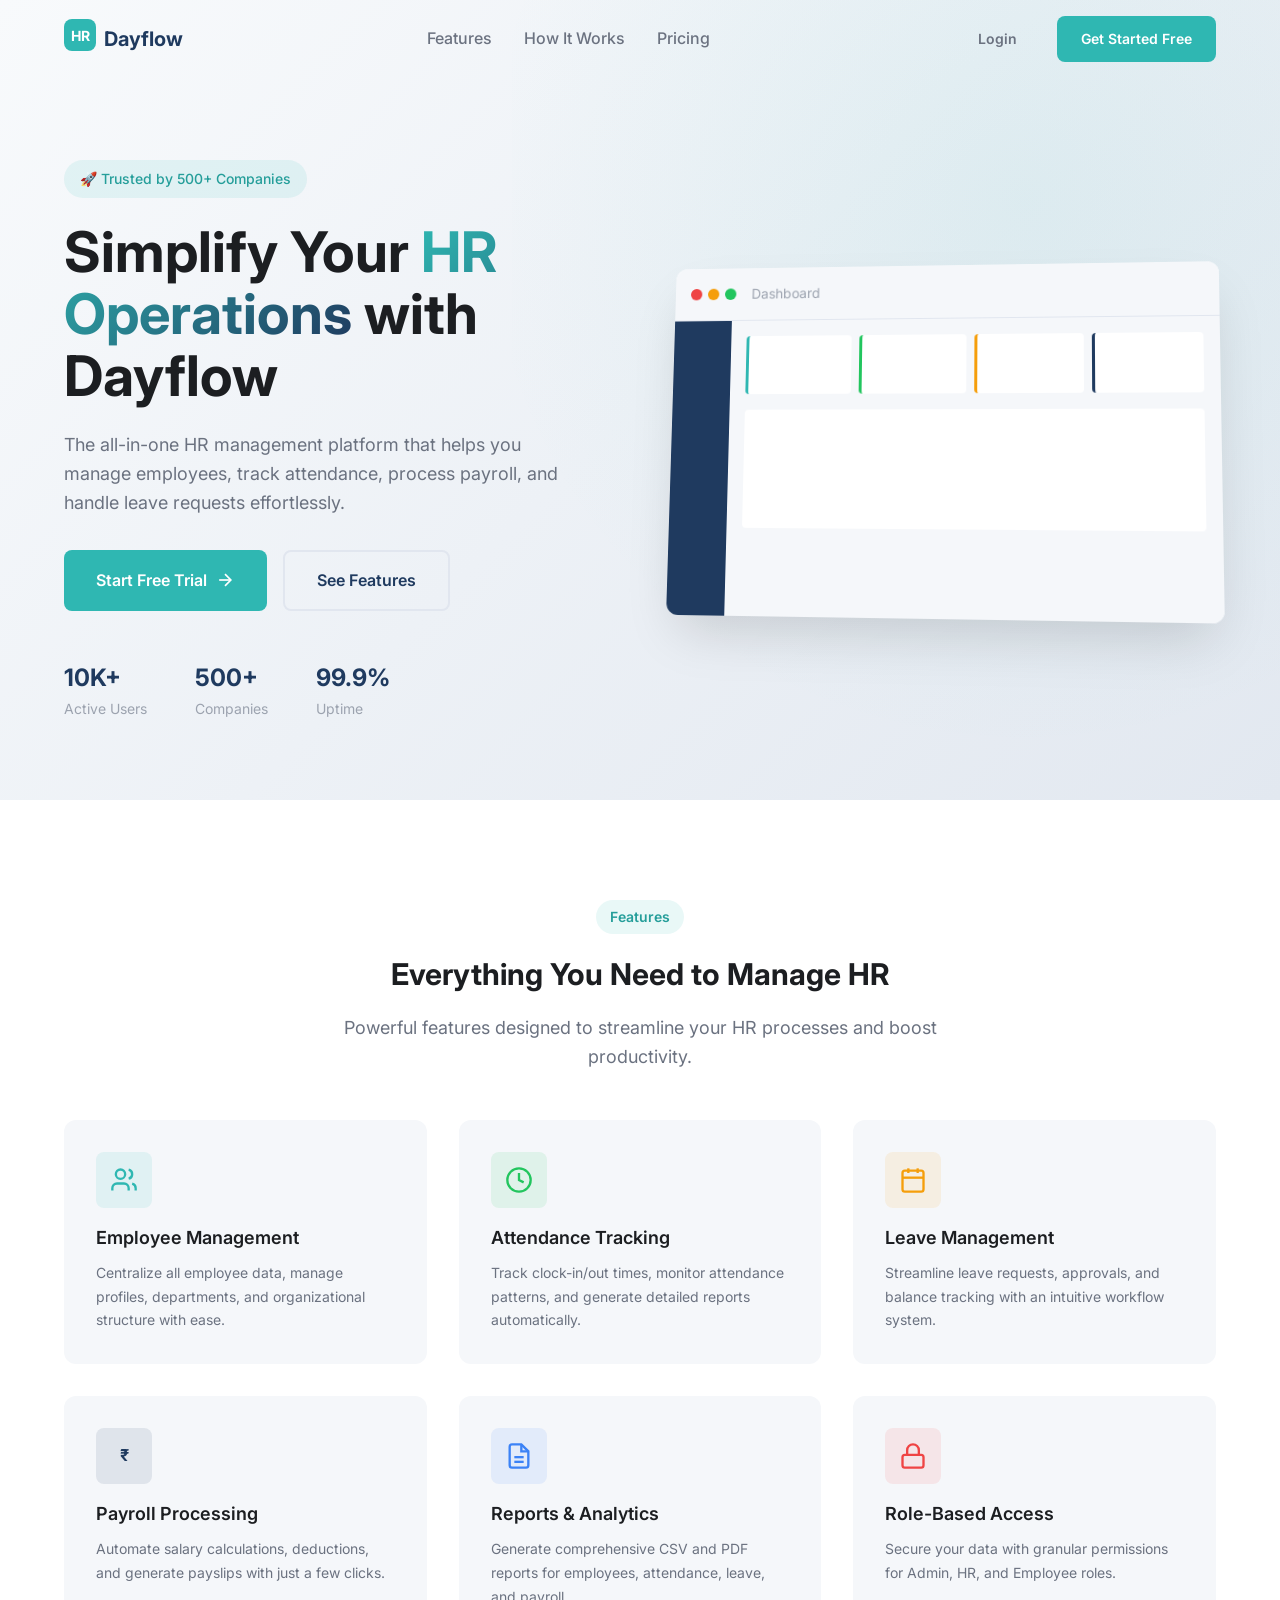
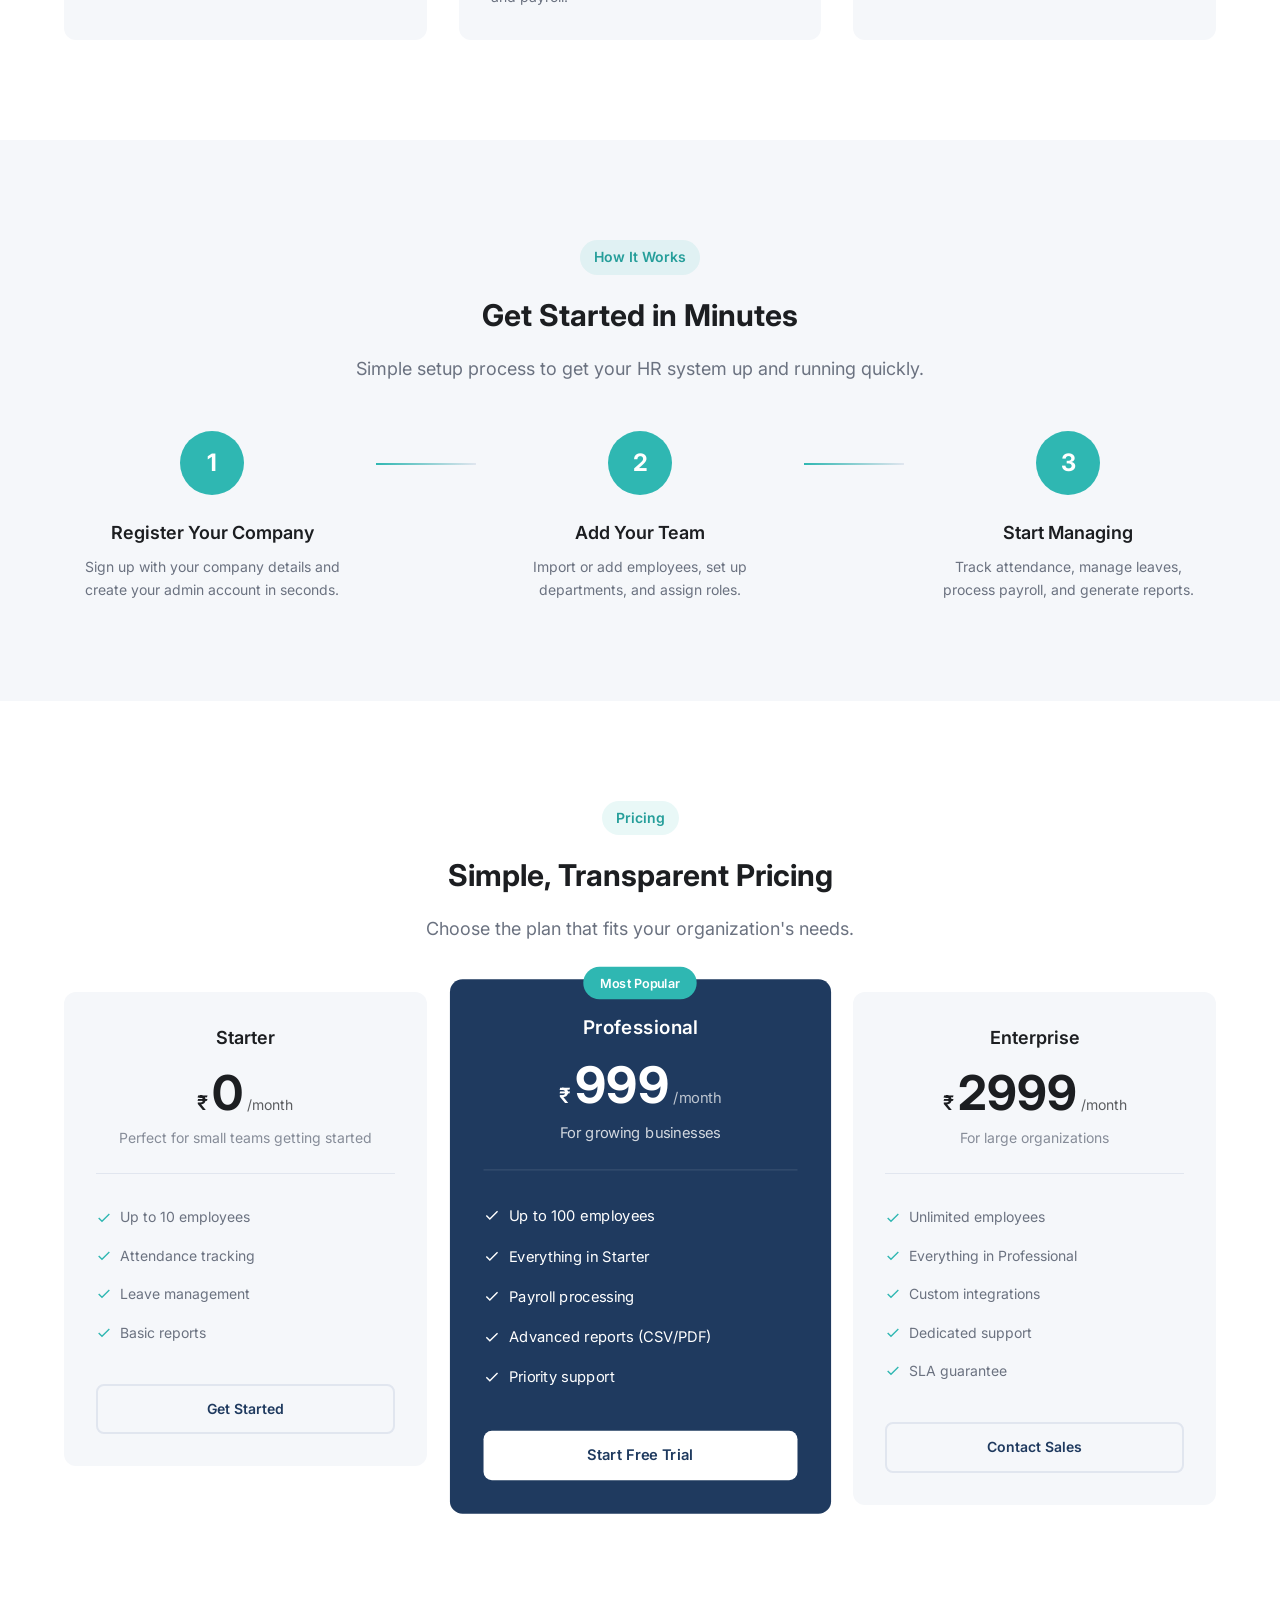
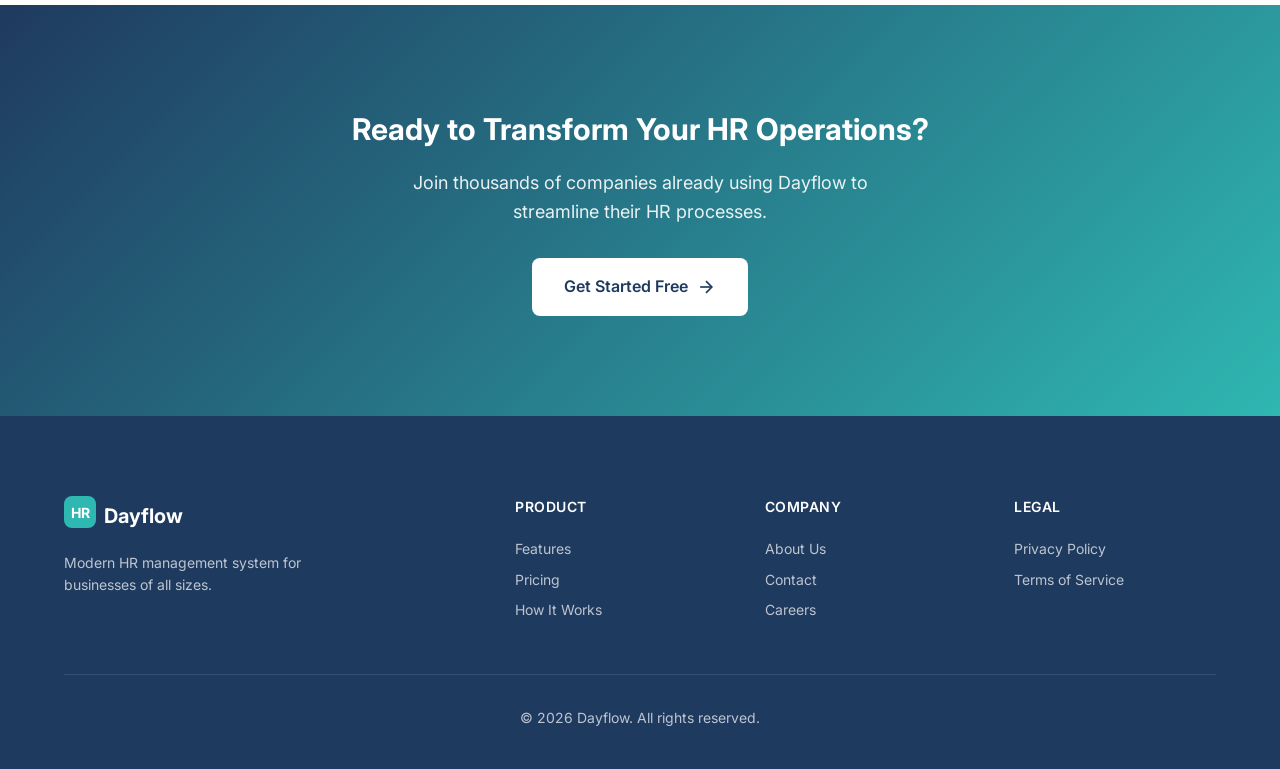
<file: frontend/landing.html>
<!DOCTYPE html>
<html lang="en">
<head>
  <meta charset="UTF-8">
  <meta name="viewport" content="width=device-width, initial-scale=1.0">
  <title>Dayflow - Modern HR Management System</title>
  <meta name="description" content="Streamline your HR operations with Dayflow. Employee management, attendance tracking, leave management, and payroll processing all in one place.">
  <link rel="preconnect" href="https://fonts.googleapis.com">
  <link rel="preconnect" href="https://fonts.gstatic.com" crossorigin>
  <link href="https://fonts.googleapis.com/css2?family=Inter:wght@400;500;600;700;800&display=swap" rel="stylesheet">
  <link rel="stylesheet" href="css/variables.css">
  <link rel="stylesheet" href="css/landing.css">
</head>
<body>
  <!-- Navigation -->
  <nav class="navbar">
    <div class="container navbar-content">
      <a href="#" class="logo">
        <div class="logo-icon">
          <svg width="32" height="32" viewBox="0 0 32 32" fill="currentColor">
            <rect width="32" height="32" rx="8" fill="#2FB7B2"/>
            <text x="16" y="22" text-anchor="middle" fill="white" font-size="14" font-weight="bold">HR</text>
          </svg>
        </div>
        <span class="logo-text">Dayflow</span>
      </a>
      <div class="nav-links">
        <a href="#features">Features</a>
        <a href="#how-it-works">How It Works</a>
        <a href="#pricing">Pricing</a>
      </div>
      <div class="nav-actions">
        <a href="login.html" class="btn btn-ghost">Login</a>
        <a href="signup.html" class="btn btn-primary">Get Started Free</a>
      </div>
      <button class="mobile-menu-btn" id="mobile-menu-btn">
        <svg width="24" height="24" viewBox="0 0 24 24" fill="none" stroke="currentColor" stroke-width="2">
          <line x1="3" y1="12" x2="21" y2="12"></line>
          <line x1="3" y1="6" x2="21" y2="6"></line>
          <line x1="3" y1="18" x2="21" y2="18"></line>
        </svg>
      </button>
    </div>
  </nav>

  <!-- Hero Section -->
  <section class="hero">
    <div class="container">
      <div class="hero-content">
        <div class="hero-badge">🚀 Trusted by 500+ Companies</div>
        <h1 class="hero-title">
          Simplify Your <span class="gradient-text">HR Operations</span> with Dayflow
        </h1>
        <p class="hero-subtitle">
          The all-in-one HR management platform that helps you manage employees, track attendance, 
          process payroll, and handle leave requests effortlessly.
        </p>
        <div class="hero-actions">
          <a href="signup.html" class="btn btn-primary btn-lg">
            Start Free Trial
            <svg width="20" height="20" viewBox="0 0 24 24" fill="none" stroke="currentColor" stroke-width="2">
              <line x1="5" y1="12" x2="19" y2="12"></line>
              <polyline points="12 5 19 12 12 19"></polyline>
            </svg>
          </a>
          <a href="#features" class="btn btn-outline btn-lg">
            See Features
          </a>
        </div>
        <div class="hero-stats">
          <div class="stat">
            <span class="stat-value">10K+</span>
            <span class="stat-label">Active Users</span>
          </div>
          <div class="stat">
            <span class="stat-value">500+</span>
            <span class="stat-label">Companies</span>
          </div>
          <div class="stat">
            <span class="stat-value">99.9%</span>
            <span class="stat-label">Uptime</span>
          </div>
        </div>
      </div>
      <div class="hero-image">
        <div class="dashboard-preview">
          <div class="preview-header">
            <div class="preview-dots">
              <span></span><span></span><span></span>
            </div>
            <span class="preview-title">Dashboard</span>
          </div>
          <div class="preview-content">
            <div class="preview-sidebar"></div>
            <div class="preview-main">
              <div class="preview-cards">
                <div class="preview-card card-1"></div>
                <div class="preview-card card-2"></div>
                <div class="preview-card card-3"></div>
                <div class="preview-card card-4"></div>
              </div>
              <div class="preview-table"></div>
            </div>
          </div>
        </div>
      </div>
    </div>
  </section>

  <!-- Features Section -->
  <section class="features" id="features">
    <div class="container">
      <div class="section-header">
        <span class="section-badge">Features</span>
        <h2 class="section-title">Everything You Need to Manage HR</h2>
        <p class="section-subtitle">Powerful features designed to streamline your HR processes and boost productivity.</p>
      </div>
      <div class="features-grid">
        <div class="feature-card">
          <div class="feature-icon" style="background: rgba(47, 183, 178, 0.1); color: #2FB7B2;">
            <svg width="28" height="28" viewBox="0 0 24 24" fill="none" stroke="currentColor" stroke-width="2">
              <path d="M16 21v-2a4 4 0 0 0-4-4H6a4 4 0 0 0-4 4v2"></path>
              <circle cx="9" cy="7" r="4"></circle>
              <path d="M22 21v-2a4 4 0 0 0-3-3.87"></path>
              <path d="M16 3.13a4 4 0 0 1 0 7.75"></path>
            </svg>
          </div>
          <h3 class="feature-title">Employee Management</h3>
          <p class="feature-desc">Centralize all employee data, manage profiles, departments, and organizational structure with ease.</p>
        </div>
        <div class="feature-card">
          <div class="feature-icon" style="background: rgba(34, 197, 94, 0.1); color: #22C55E;">
            <svg width="28" height="28" viewBox="0 0 24 24" fill="none" stroke="currentColor" stroke-width="2">
              <circle cx="12" cy="12" r="10"></circle>
              <polyline points="12 6 12 12 16 14"></polyline>
            </svg>
          </div>
          <h3 class="feature-title">Attendance Tracking</h3>
          <p class="feature-desc">Track clock-in/out times, monitor attendance patterns, and generate detailed reports automatically.</p>
        </div>
        <div class="feature-card">
          <div class="feature-icon" style="background: rgba(245, 158, 11, 0.1); color: #F59E0B;">
            <svg width="28" height="28" viewBox="0 0 24 24" fill="none" stroke="currentColor" stroke-width="2">
              <rect width="18" height="18" x="3" y="4" rx="2" ry="2"></rect>
              <line x1="16" x2="16" y1="2" y2="6"></line>
              <line x1="8" x2="8" y1="2" y2="6"></line>
              <line x1="3" x2="21" y1="10" y2="10"></line>
            </svg>
          </div>
          <h3 class="feature-title">Leave Management</h3>
          <p class="feature-desc">Streamline leave requests, approvals, and balance tracking with an intuitive workflow system.</p>
        </div>
        <div class="feature-card">
          <div class="feature-icon" style="background: rgba(31, 58, 95, 0.1); color: #1F3A5F;">
            <svg width="28" height="28" viewBox="0 0 24 24" fill="none" stroke="currentColor" stroke-width="2">
              <text x="12" y="16" text-anchor="middle" font-size="14" font-weight="bold" fill="currentColor" stroke="none">₹</text>
            </svg>
          </div>
          <h3 class="feature-title">Payroll Processing</h3>
          <p class="feature-desc">Automate salary calculations, deductions, and generate payslips with just a few clicks.</p>
        </div>
        <div class="feature-card">
          <div class="feature-icon" style="background: rgba(59, 130, 246, 0.1); color: #3B82F6;">
            <svg width="28" height="28" viewBox="0 0 24 24" fill="none" stroke="currentColor" stroke-width="2">
              <path d="M14 2H6a2 2 0 0 0-2 2v16a2 2 0 0 0 2 2h12a2 2 0 0 0 2-2V8z"></path>
              <polyline points="14 2 14 8 20 8"></polyline>
              <line x1="16" x2="8" y1="13" y2="13"></line>
              <line x1="16" x2="8" y1="17" y2="17"></line>
            </svg>
          </div>
          <h3 class="feature-title">Reports & Analytics</h3>
          <p class="feature-desc">Generate comprehensive CSV and PDF reports for employees, attendance, leave, and payroll.</p>
        </div>
        <div class="feature-card">
          <div class="feature-icon" style="background: rgba(239, 68, 68, 0.1); color: #EF4444;">
            <svg width="28" height="28" viewBox="0 0 24 24" fill="none" stroke="currentColor" stroke-width="2">
              <rect x="3" y="11" width="18" height="11" rx="2" ry="2"></rect>
              <path d="M7 11V7a5 5 0 0 1 10 0v4"></path>
            </svg>
          </div>
          <h3 class="feature-title">Role-Based Access</h3>
          <p class="feature-desc">Secure your data with granular permissions for Admin, HR, and Employee roles.</p>
        </div>
      </div>
    </div>
  </section>

  <!-- How It Works Section -->
  <section class="how-it-works" id="how-it-works">
    <div class="container">
      <div class="section-header">
        <span class="section-badge">How It Works</span>
        <h2 class="section-title">Get Started in Minutes</h2>
        <p class="section-subtitle">Simple setup process to get your HR system up and running quickly.</p>
      </div>
      <div class="steps">
        <div class="step">
          <div class="step-number">1</div>
          <div class="step-content">
            <h3>Register Your Company</h3>
            <p>Sign up with your company details and create your admin account in seconds.</p>
          </div>
        </div>
        <div class="step-connector"></div>
        <div class="step">
          <div class="step-number">2</div>
          <div class="step-content">
            <h3>Add Your Team</h3>
            <p>Import or add employees, set up departments, and assign roles.</p>
          </div>
        </div>
        <div class="step-connector"></div>
        <div class="step">
          <div class="step-number">3</div>
          <div class="step-content">
            <h3>Start Managing</h3>
            <p>Track attendance, manage leaves, process payroll, and generate reports.</p>
          </div>
        </div>
      </div>
    </div>
  </section>

  <!-- Pricing Section -->
  <section class="pricing" id="pricing">
    <div class="container">
      <div class="section-header">
        <span class="section-badge">Pricing</span>
        <h2 class="section-title">Simple, Transparent Pricing</h2>
        <p class="section-subtitle">Choose the plan that fits your organization's needs.</p>
      </div>
      <div class="pricing-grid">
        <div class="pricing-card">
          <div class="pricing-header">
            <h3 class="pricing-name">Starter</h3>
            <div class="pricing-price">
              <span class="currency">₹</span>
              <span class="amount">0</span>
              <span class="period">/month</span>
            </div>
            <p class="pricing-desc">Perfect for small teams getting started</p>
          </div>
          <ul class="pricing-features">
            <li><svg width="16" height="16" viewBox="0 0 24 24" fill="none" stroke="currentColor" stroke-width="2"><polyline points="20 6 9 17 4 12"></polyline></svg> Up to 10 employees</li>
            <li><svg width="16" height="16" viewBox="0 0 24 24" fill="none" stroke="currentColor" stroke-width="2"><polyline points="20 6 9 17 4 12"></polyline></svg> Attendance tracking</li>
            <li><svg width="16" height="16" viewBox="0 0 24 24" fill="none" stroke="currentColor" stroke-width="2"><polyline points="20 6 9 17 4 12"></polyline></svg> Leave management</li>
            <li><svg width="16" height="16" viewBox="0 0 24 24" fill="none" stroke="currentColor" stroke-width="2"><polyline points="20 6 9 17 4 12"></polyline></svg> Basic reports</li>
          </ul>
          <a href="signup.html" class="btn btn-outline btn-block">Get Started</a>
        </div>
        <div class="pricing-card featured">
          <div class="pricing-badge">Most Popular</div>
          <div class="pricing-header">
            <h3 class="pricing-name">Professional</h3>
            <div class="pricing-price">
              <span class="currency">₹</span>
              <span class="amount">999</span>
              <span class="period">/month</span>
            </div>
            <p class="pricing-desc">For growing businesses</p>
          </div>
          <ul class="pricing-features">
            <li><svg width="16" height="16" viewBox="0 0 24 24" fill="none" stroke="currentColor" stroke-width="2"><polyline points="20 6 9 17 4 12"></polyline></svg> Up to 100 employees</li>
            <li><svg width="16" height="16" viewBox="0 0 24 24" fill="none" stroke="currentColor" stroke-width="2"><polyline points="20 6 9 17 4 12"></polyline></svg> Everything in Starter</li>
            <li><svg width="16" height="16" viewBox="0 0 24 24" fill="none" stroke="currentColor" stroke-width="2"><polyline points="20 6 9 17 4 12"></polyline></svg> Payroll processing</li>
            <li><svg width="16" height="16" viewBox="0 0 24 24" fill="none" stroke="currentColor" stroke-width="2"><polyline points="20 6 9 17 4 12"></polyline></svg> Advanced reports (CSV/PDF)</li>
            <li><svg width="16" height="16" viewBox="0 0 24 24" fill="none" stroke="currentColor" stroke-width="2"><polyline points="20 6 9 17 4 12"></polyline></svg> Priority support</li>
          </ul>
          <a href="signup.html" class="btn btn-primary btn-block">Start Free Trial</a>
        </div>
        <div class="pricing-card">
          <div class="pricing-header">
            <h3 class="pricing-name">Enterprise</h3>
            <div class="pricing-price">
              <span class="currency">₹</span>
              <span class="amount">2999</span>
              <span class="period">/month</span>
            </div>
            <p class="pricing-desc">For large organizations</p>
          </div>
          <ul class="pricing-features">
            <li><svg width="16" height="16" viewBox="0 0 24 24" fill="none" stroke="currentColor" stroke-width="2"><polyline points="20 6 9 17 4 12"></polyline></svg> Unlimited employees</li>
            <li><svg width="16" height="16" viewBox="0 0 24 24" fill="none" stroke="currentColor" stroke-width="2"><polyline points="20 6 9 17 4 12"></polyline></svg> Everything in Professional</li>
            <li><svg width="16" height="16" viewBox="0 0 24 24" fill="none" stroke="currentColor" stroke-width="2"><polyline points="20 6 9 17 4 12"></polyline></svg> Custom integrations</li>
            <li><svg width="16" height="16" viewBox="0 0 24 24" fill="none" stroke="currentColor" stroke-width="2"><polyline points="20 6 9 17 4 12"></polyline></svg> Dedicated support</li>
            <li><svg width="16" height="16" viewBox="0 0 24 24" fill="none" stroke="currentColor" stroke-width="2"><polyline points="20 6 9 17 4 12"></polyline></svg> SLA guarantee</li>
          </ul>
          <a href="signup.html" class="btn btn-outline btn-block">Contact Sales</a>
        </div>
      </div>
    </div>
  </section>

  <!-- CTA Section -->
  <section class="cta">
    <div class="container">
      <div class="cta-content">
        <h2>Ready to Transform Your HR Operations?</h2>
        <p>Join thousands of companies already using Dayflow to streamline their HR processes.</p>
        <div class="cta-actions">
          <a href="signup.html" class="btn btn-white btn-lg">
            Get Started Free
            <svg width="20" height="20" viewBox="0 0 24 24" fill="none" stroke="currentColor" stroke-width="2">
              <line x1="5" y1="12" x2="19" y2="12"></line>
              <polyline points="12 5 19 12 12 19"></polyline>
            </svg>
          </a>
        </div>
      </div>
    </div>
  </section>

  <!-- Footer -->
  <footer class="footer">
    <div class="container">
      <div class="footer-grid">
        <div class="footer-brand">
          <a href="#" class="logo">
            <div class="logo-icon">
              <svg width="32" height="32" viewBox="0 0 32 32" fill="currentColor">
                <rect width="32" height="32" rx="8" fill="#2FB7B2"/>
                <text x="16" y="22" text-anchor="middle" fill="white" font-size="14" font-weight="bold">HR</text>
              </svg>
            </div>
            <span class="logo-text">Dayflow</span>
          </a>
          <p>Modern HR management system for businesses of all sizes.</p>
        </div>
        <div class="footer-links">
          <h4>Product</h4>
          <a href="#features">Features</a>
          <a href="#pricing">Pricing</a>
          <a href="#how-it-works">How It Works</a>
        </div>
        <div class="footer-links">
          <h4>Company</h4>
          <a href="#">About Us</a>
          <a href="#">Contact</a>
          <a href="#">Careers</a>
        </div>
        <div class="footer-links">
          <h4>Legal</h4>
          <a href="#">Privacy Policy</a>
          <a href="#">Terms of Service</a>
        </div>
      </div>
      <div class="footer-bottom">
        <p>&copy; 2026 Dayflow. All rights reserved.</p>
      </div>
    </div>
  </footer>

  <!-- Mobile Menu -->
  <div class="mobile-menu" id="mobile-menu">
    <div class="mobile-menu-content">
      <a href="#features">Features</a>
      <a href="#how-it-works">How It Works</a>
      <a href="#pricing">Pricing</a>
      <hr>
      <a href="login.html" class="btn btn-outline btn-block">Login</a>
      <a href="signup.html" class="btn btn-primary btn-block">Get Started Free</a>
    </div>
  </div>

  <script>
    // Mobile menu toggle
    const mobileMenuBtn = document.getElementById('mobile-menu-btn');
    const mobileMenu = document.getElementById('mobile-menu');
    
    mobileMenuBtn.addEventListener('click', () => {
      mobileMenu.classList.toggle('open');
      document.body.classList.toggle('menu-open');
    });

    // Close mobile menu when clicking a link
    mobileMenu.querySelectorAll('a').forEach(link => {
      link.addEventListener('click', () => {
        mobileMenu.classList.remove('open');
        document.body.classList.remove('menu-open');
      });
    });

    // Smooth scroll for anchor links
    document.querySelectorAll('a[href^="#"]').forEach(anchor => {
      anchor.addEventListener('click', function(e) {
        e.preventDefault();
        const target = document.querySelector(this.getAttribute('href'));
        if (target) {
          target.scrollIntoView({ behavior: 'smooth', block: 'start' });
        }
      });
    });

    // Navbar scroll effect
    const navbar = document.querySelector('.navbar');
    window.addEventListener('scroll', () => {
      if (window.scrollY > 50) {
        navbar.classList.add('scrolled');
      } else {
        navbar.classList.remove('scrolled');
      }
    });
  </script>
</body>
</html>
</file>
<file: frontend/css/variables.css>
/**
 * CSS Variables - HRMS Dashboard
 * Color scheme and spacing system
 */

:root {
  /* Primary Colors */
  --color-primary: #1F3A5F;
  --color-primary-light: #2a4a73;
  --color-primary-dark: #152a45;
  --color-secondary: #2FB7B2;
  --color-secondary-light: #3fccc7;
  --color-secondary-dark: #259e9a;
  
  /* Backgrounds */
  --color-bg-page: #F5F7FA;
  --color-bg-card: #FFFFFF;
  --color-bg-hover: #f0f2f5;
  --color-border: #E1E6EF;
  --color-border-light: #eef1f6;
  
  /* Text */
  --color-text-heading: #1C1E21;
  --color-text-body: #6B7280;
  --color-text-muted: #9CA3AF;
  --color-text-white: #FFFFFF;
  
  /* Status Colors */
  --color-success: #22C55E;
  --color-success-light: #dcfce7;
  --color-warning: #F59E0B;
  --color-warning-light: #fef3c7;
  --color-error: #EF4444;
  --color-error-light: #fee2e2;
  --color-info: #3B82F6;
  --color-info-light: #dbeafe;
  
  /* Spacing */
  --spacing-xs: 4px;
  --spacing-sm: 8px;
  --spacing-md: 16px;
  --spacing-lg: 24px;
  --spacing-xl: 32px;
  --spacing-2xl: 48px;
  
  /* Layout */
  --sidebar-width: 260px;
  --sidebar-collapsed-width: 64px;
  --header-height: 64px;
  
  /* Border Radius */
  --radius-sm: 4px;
  --radius-md: 8px;
  --radius-lg: 12px;
  --radius-full: 9999px;
  
  /* Shadows */
  --shadow-sm: 0 1px 2px rgba(0, 0, 0, 0.05);
  --shadow-md: 0 4px 6px -1px rgba(0, 0, 0, 0.1);
  --shadow-lg: 0 10px 15px -3px rgba(0, 0, 0, 0.1);
  
  /* Transitions */
  --transition-fast: 150ms ease;
  --transition-normal: 250ms ease;
  
  /* Font */
  --font-family: 'Inter', -apple-system, BlinkMacSystemFont, 'Segoe UI', Roboto, sans-serif;
  --font-size-xs: 12px;
  --font-size-sm: 14px;
  --font-size-base: 16px;
  --font-size-lg: 18px;
  --font-size-xl: 20px;
  --font-size-2xl: 24px;
  --font-size-3xl: 30px;
  
  --font-weight-normal: 400;
  --font-weight-medium: 500;
  --font-weight-semibold: 600;
  --font-weight-bold: 700;
}
</file>
<file: frontend/css/landing.css>
/**
 * Landing Page Styles
 * Modern, clean design for Dayflow HRMS
 */

/* Reset & Base */
*, *::before, *::after {
  box-sizing: border-box;
  margin: 0;
  padding: 0;
}

html {
  scroll-behavior: smooth;
}

body {
  font-family: var(--font-family);
  font-size: var(--font-size-base);
  color: var(--color-text-body);
  background: var(--color-bg-card);
  line-height: 1.6;
  overflow-x: hidden;
}

body.menu-open {
  overflow: hidden;
}

.container {
  max-width: 1200px;
  margin: 0 auto;
  padding: 0 var(--spacing-lg);
}

/* Buttons */
.btn {
  display: inline-flex;
  align-items: center;
  justify-content: center;
  gap: var(--spacing-sm);
  padding: 12px 24px;
  font-size: var(--font-size-sm);
  font-weight: var(--font-weight-semibold);
  border-radius: var(--radius-md);
  border: none;
  cursor: pointer;
  text-decoration: none;
  transition: all var(--transition-normal);
}

.btn-primary {
  background: var(--color-secondary);
  color: white;
}

.btn-primary:hover {
  background: var(--color-secondary-dark);
  transform: translateY(-2px);
  box-shadow: 0 4px 12px rgba(47, 183, 178, 0.3);
}

.btn-outline {
  background: transparent;
  color: var(--color-primary);
  border: 2px solid var(--color-border);
}

.btn-outline:hover {
  border-color: var(--color-secondary);
  color: var(--color-secondary);
}

.btn-ghost {
  background: transparent;
  color: var(--color-text-body);
}

.btn-ghost:hover {
  color: var(--color-primary);
}

.btn-white {
  background: white;
  color: var(--color-primary);
}

.btn-white:hover {
  transform: translateY(-2px);
  box-shadow: 0 4px 12px rgba(0, 0, 0, 0.15);
}

.btn-lg {
  padding: 16px 32px;
  font-size: var(--font-size-base);
}

.btn-block {
  width: 100%;
}

/* Navbar */
.navbar {
  position: fixed;
  top: 0;
  left: 0;
  right: 0;
  z-index: 1000;
  padding: var(--spacing-md) 0;
  transition: all var(--transition-normal);
}

.navbar.scrolled {
  background: rgba(255, 255, 255, 0.95);
  backdrop-filter: blur(10px);
  box-shadow: var(--shadow-sm);
}

.navbar-content {
  display: flex;
  align-items: center;
  justify-content: space-between;
}

.logo {
  display: flex;
  align-items: center;
  gap: var(--spacing-sm);
  text-decoration: none;
}

.logo-text {
  font-size: var(--font-size-xl);
  font-weight: var(--font-weight-bold);
  color: var(--color-primary);
}

.nav-links {
  display: flex;
  gap: var(--spacing-xl);
}

.nav-links a {
  color: var(--color-text-body);
  text-decoration: none;
  font-weight: var(--font-weight-medium);
  transition: color var(--transition-fast);
}

.nav-links a:hover {
  color: var(--color-secondary);
}

.nav-actions {
  display: flex;
  gap: var(--spacing-md);
}

.mobile-menu-btn {
  display: none;
  background: none;
  border: none;
  cursor: pointer;
  color: var(--color-primary);
}

/* Hero Section */
.hero {
  padding: 160px 0 80px;
  background: linear-gradient(135deg, #f8fafc 0%, #e2e8f0 100%);
  position: relative;
  overflow: hidden;
}

.hero::before {
  content: '';
  position: absolute;
  top: -50%;
  right: -20%;
  width: 80%;
  height: 150%;
  background: radial-gradient(circle, rgba(47, 183, 178, 0.08) 0%, transparent 70%);
  pointer-events: none;
}

.hero .container {
  display: grid;
  grid-template-columns: 1fr 1fr;
  gap: var(--spacing-2xl);
  align-items: center;
}

.hero-badge {
  display: inline-block;
  padding: 8px 16px;
  background: rgba(47, 183, 178, 0.1);
  color: var(--color-secondary-dark);
  border-radius: var(--radius-full);
  font-size: var(--font-size-sm);
  font-weight: var(--font-weight-medium);
  margin-bottom: var(--spacing-lg);
}

.hero-title {
  font-size: 56px;
  font-weight: var(--font-weight-bold);
  color: var(--color-text-heading);
  line-height: 1.1;
  margin-bottom: var(--spacing-lg);
}

.gradient-text {
  background: linear-gradient(135deg, var(--color-secondary) 0%, var(--color-primary) 100%);
  -webkit-background-clip: text;
  -webkit-text-fill-color: transparent;
  background-clip: text;
}

.hero-subtitle {
  font-size: var(--font-size-lg);
  color: var(--color-text-body);
  margin-bottom: var(--spacing-xl);
  max-width: 500px;
}

.hero-actions {
  display: flex;
  gap: var(--spacing-md);
  margin-bottom: var(--spacing-2xl);
}

.hero-stats {
  display: flex;
  gap: var(--spacing-2xl);
}

.stat {
  display: flex;
  flex-direction: column;
}

.stat-value {
  font-size: var(--font-size-2xl);
  font-weight: var(--font-weight-bold);
  color: var(--color-primary);
}

.stat-label {
  font-size: var(--font-size-sm);
  color: var(--color-text-muted);
}

/* Dashboard Preview */
.hero-image {
  position: relative;
}

.dashboard-preview {
  background: var(--color-bg-card);
  border-radius: var(--radius-lg);
  box-shadow: 0 25px 50px -12px rgba(0, 0, 0, 0.15);
  overflow: hidden;
  transform: perspective(1000px) rotateY(-5deg) rotateX(5deg);
  transition: transform 0.5s ease;
}

.dashboard-preview:hover {
  transform: perspective(1000px) rotateY(0) rotateX(0);
}

.preview-header {
  display: flex;
  align-items: center;
  gap: var(--spacing-md);
  padding: var(--spacing-md);
  background: var(--color-bg-page);
  border-bottom: 1px solid var(--color-border);
}

.preview-dots {
  display: flex;
  gap: 6px;
}

.preview-dots span {
  width: 12px;
  height: 12px;
  border-radius: 50%;
  background: var(--color-border);
}

.preview-dots span:first-child { background: #EF4444; }
.preview-dots span:nth-child(2) { background: #F59E0B; }
.preview-dots span:last-child { background: #22C55E; }

.preview-title {
  font-size: var(--font-size-sm);
  color: var(--color-text-muted);
}

.preview-content {
  display: flex;
  min-height: 300px;
}

.preview-sidebar {
  width: 60px;
  background: var(--color-primary);
}

.preview-main {
  flex: 1;
  padding: var(--spacing-md);
  background: var(--color-bg-page);
}

.preview-cards {
  display: grid;
  grid-template-columns: repeat(4, 1fr);
  gap: var(--spacing-sm);
  margin-bottom: var(--spacing-md);
}

.preview-card {
  height: 60px;
  border-radius: var(--radius-sm);
  background: var(--color-bg-card);
}

.preview-card.card-1 { border-left: 3px solid var(--color-secondary); }
.preview-card.card-2 { border-left: 3px solid var(--color-success); }
.preview-card.card-3 { border-left: 3px solid var(--color-warning); }
.preview-card.card-4 { border-left: 3px solid var(--color-primary); }

.preview-table {
  height: 120px;
  background: var(--color-bg-card);
  border-radius: var(--radius-sm);
}

/* Section Styles */
.section-header {
  text-align: center;
  max-width: 600px;
  margin: 0 auto var(--spacing-2xl);
}

.section-badge {
  display: inline-block;
  padding: 6px 14px;
  background: rgba(47, 183, 178, 0.1);
  color: var(--color-secondary-dark);
  border-radius: var(--radius-full);
  font-size: var(--font-size-sm);
  font-weight: var(--font-weight-semibold);
  margin-bottom: var(--spacing-md);
}

.section-title {
  font-size: var(--font-size-3xl);
  font-weight: var(--font-weight-bold);
  color: var(--color-text-heading);
  margin-bottom: var(--spacing-md);
}

.section-subtitle {
  font-size: var(--font-size-lg);
  color: var(--color-text-body);
}

/* Features Section */
.features {
  padding: 100px 0;
  background: var(--color-bg-card);
}

.features-grid {
  display: grid;
  grid-template-columns: repeat(3, 1fr);
  gap: var(--spacing-xl);
}

.feature-card {
  padding: var(--spacing-xl);
  background: var(--color-bg-page);
  border-radius: var(--radius-lg);
  transition: all var(--transition-normal);
}

.feature-card:hover {
  transform: translateY(-8px);
  box-shadow: var(--shadow-lg);
  background: var(--color-bg-card);
}

.feature-icon {
  width: 56px;
  height: 56px;
  border-radius: var(--radius-md);
  display: flex;
  align-items: center;
  justify-content: center;
  margin-bottom: var(--spacing-md);
}

.feature-title {
  font-size: var(--font-size-lg);
  font-weight: var(--font-weight-semibold);
  color: var(--color-text-heading);
  margin-bottom: var(--spacing-sm);
}

.feature-desc {
  color: var(--color-text-body);
  font-size: var(--font-size-sm);
  line-height: 1.7;
}

/* How It Works Section */
.how-it-works {
  padding: 100px 0;
  background: var(--color-bg-page);
}

.steps {
  display: flex;
  align-items: flex-start;
  justify-content: center;
  gap: var(--spacing-lg);
}

.step {
  display: flex;
  flex-direction: column;
  align-items: center;
  text-align: center;
  max-width: 280px;
}

.step-number {
  width: 64px;
  height: 64px;
  border-radius: 50%;
  background: var(--color-secondary);
  color: white;
  font-size: var(--font-size-2xl);
  font-weight: var(--font-weight-bold);
  display: flex;
  align-items: center;
  justify-content: center;
  margin-bottom: var(--spacing-lg);
}

.step-content h3 {
  font-size: var(--font-size-lg);
  font-weight: var(--font-weight-semibold);
  color: var(--color-text-heading);
  margin-bottom: var(--spacing-sm);
}

.step-content p {
  color: var(--color-text-body);
  font-size: var(--font-size-sm);
}

.step-connector {
  width: 100px;
  height: 2px;
  background: linear-gradient(90deg, var(--color-secondary), var(--color-border));
  margin-top: 32px;
}

/* Pricing Section */
.pricing {
  padding: 100px 0;
  background: var(--color-bg-card);
}

.pricing-grid {
  display: grid;
  grid-template-columns: repeat(3, 1fr);
  gap: var(--spacing-xl);
  align-items: start;
}

.pricing-card {
  background: var(--color-bg-page);
  border-radius: var(--radius-lg);
  padding: var(--spacing-xl);
  position: relative;
  transition: all var(--transition-normal);
}

.pricing-card:hover {
  transform: translateY(-8px);
  box-shadow: var(--shadow-lg);
}

.pricing-card.featured {
  background: var(--color-primary);
  color: white;
  transform: scale(1.05);
}

.pricing-card.featured:hover {
  transform: scale(1.05) translateY(-8px);
}

.pricing-badge {
  position: absolute;
  top: -12px;
  left: 50%;
  transform: translateX(-50%);
  background: var(--color-secondary);
  color: white;
  padding: 6px 16px;
  border-radius: var(--radius-full);
  font-size: var(--font-size-xs);
  font-weight: var(--font-weight-semibold);
}

.pricing-header {
  text-align: center;
  padding-bottom: var(--spacing-lg);
  border-bottom: 1px solid rgba(255, 255, 255, 0.1);
  margin-bottom: var(--spacing-lg);
}

.pricing-card:not(.featured) .pricing-header {
  border-color: var(--color-border);
}

.pricing-name {
  font-size: var(--font-size-lg);
  font-weight: var(--font-weight-semibold);
  margin-bottom: var(--spacing-md);
}

.pricing-card:not(.featured) .pricing-name {
  color: var(--color-text-heading);
}

.pricing-price {
  display: flex;
  align-items: baseline;
  justify-content: center;
  gap: 4px;
  margin-bottom: var(--spacing-sm);
}

.pricing-price .currency {
  font-size: var(--font-size-xl);
  font-weight: var(--font-weight-semibold);
}

.pricing-price .amount {
  font-size: 48px;
  font-weight: var(--font-weight-bold);
  line-height: 1;
}

.pricing-card:not(.featured) .pricing-price {
  color: var(--color-text-heading);
}

.pricing-price .period {
  font-size: var(--font-size-sm);
  opacity: 0.7;
}

.pricing-desc {
  font-size: var(--font-size-sm);
  opacity: 0.8;
}

.pricing-features {
  list-style: none;
  margin-bottom: var(--spacing-xl);
}

.pricing-features li {
  display: flex;
  align-items: center;
  gap: var(--spacing-sm);
  padding: var(--spacing-sm) 0;
  font-size: var(--font-size-sm);
}

.pricing-card:not(.featured) .pricing-features li {
  color: var(--color-text-body);
}

.pricing-features svg {
  color: var(--color-secondary);
  flex-shrink: 0;
}

.pricing-card.featured .pricing-features svg {
  color: white;
}

.pricing-card.featured .btn-primary {
  background: white;
  color: var(--color-primary);
}

.pricing-card.featured .btn-primary:hover {
  background: var(--color-bg-page);
}

/* CTA Section */
.cta {
  padding: 100px 0;
  background: linear-gradient(135deg, var(--color-primary) 0%, var(--color-secondary) 100%);
  color: white;
  text-align: center;
}

.cta-content h2 {
  font-size: var(--font-size-3xl);
  font-weight: var(--font-weight-bold);
  margin-bottom: var(--spacing-md);
}

.cta-content p {
  font-size: var(--font-size-lg);
  opacity: 0.9;
  margin-bottom: var(--spacing-xl);
  max-width: 500px;
  margin-left: auto;
  margin-right: auto;
}

/* Footer */
.footer {
  padding: 80px 0 40px;
  background: var(--color-primary);
  color: white;
}

.footer-grid {
  display: grid;
  grid-template-columns: 2fr 1fr 1fr 1fr;
  gap: var(--spacing-2xl);
  margin-bottom: var(--spacing-2xl);
}

.footer-brand p {
  margin-top: var(--spacing-md);
  opacity: 0.7;
  font-size: var(--font-size-sm);
  max-width: 280px;
}

.footer-brand .logo-text {
  color: white;
}

.footer-links h4 {
  font-size: var(--font-size-sm);
  font-weight: var(--font-weight-semibold);
  margin-bottom: var(--spacing-md);
  text-transform: uppercase;
  letter-spacing: 0.5px;
}

.footer-links a {
  display: block;
  color: rgba(255, 255, 255, 0.7);
  text-decoration: none;
  font-size: var(--font-size-sm);
  padding: var(--spacing-xs) 0;
  transition: color var(--transition-fast);
}

.footer-links a:hover {
  color: white;
}

.footer-bottom {
  padding-top: var(--spacing-xl);
  border-top: 1px solid rgba(255, 255, 255, 0.1);
  text-align: center;
}

.footer-bottom p {
  font-size: var(--font-size-sm);
  opacity: 0.7;
}

/* Mobile Menu */
.mobile-menu {
  position: fixed;
  top: 0;
  left: 0;
  right: 0;
  bottom: 0;
  background: rgba(0, 0, 0, 0.5);
  z-index: 999;
  opacity: 0;
  visibility: hidden;
  transition: all var(--transition-normal);
}

.mobile-menu.open {
  opacity: 1;
  visibility: visible;
}

.mobile-menu-content {
  position: absolute;
  top: 0;
  right: 0;
  width: 280px;
  height: 100%;
  background: white;
  padding: var(--spacing-xl);
  transform: translateX(100%);
  transition: transform var(--transition-normal);
}

.mobile-menu.open .mobile-menu-content {
  transform: translateX(0);
}

.mobile-menu-content a {
  display: block;
  padding: var(--spacing-md) 0;
  color: var(--color-text-heading);
  text-decoration: none;
  font-weight: var(--font-weight-medium);
  border-bottom: 1px solid var(--color-border-light);
}

.mobile-menu-content hr {
  border: none;
  border-top: 1px solid var(--color-border);
  margin: var(--spacing-md) 0;
}

.mobile-menu-content .btn {
  margin-top: var(--spacing-sm);
}

/* Responsive */
@media (max-width: 1024px) {
  .hero .container {
    grid-template-columns: 1fr;
    text-align: center;
  }
  
  .hero-subtitle {
    margin-left: auto;
    margin-right: auto;
  }
  
  .hero-actions {
    justify-content: center;
  }
  
  .hero-stats {
    justify-content: center;
  }
  
  .hero-image {
    display: none;
  }
  
  .features-grid {
    grid-template-columns: repeat(2, 1fr);
  }
  
  .pricing-grid {
    grid-template-columns: 1fr;
    max-width: 400px;
    margin: 0 auto;
  }
  
  .pricing-card.featured {
    transform: none;
  }
  
  .footer-grid {
    grid-template-columns: repeat(2, 1fr);
  }
}

@media (max-width: 768px) {
  .nav-links, .nav-actions {
    display: none;
  }
  
  .mobile-menu-btn {
    display: block;
  }
  
  .hero {
    padding: 120px 0 60px;
  }
  
  .hero-title {
    font-size: 36px;
  }
  
  .features-grid {
    grid-template-columns: 1fr;
  }
  
  .steps {
    flex-direction: column;
    align-items: center;
  }
  
  .step-connector {
    width: 2px;
    height: 40px;
    background: linear-gradient(180deg, var(--color-secondary), var(--color-border));
    margin: 0;
  }
  
  .section-title {
    font-size: var(--font-size-2xl);
  }
  
  .footer-grid {
    grid-template-columns: 1fr;
    text-align: center;
  }
  
  .footer-brand p {
    margin-left: auto;
    margin-right: auto;
  }
}
</file>
